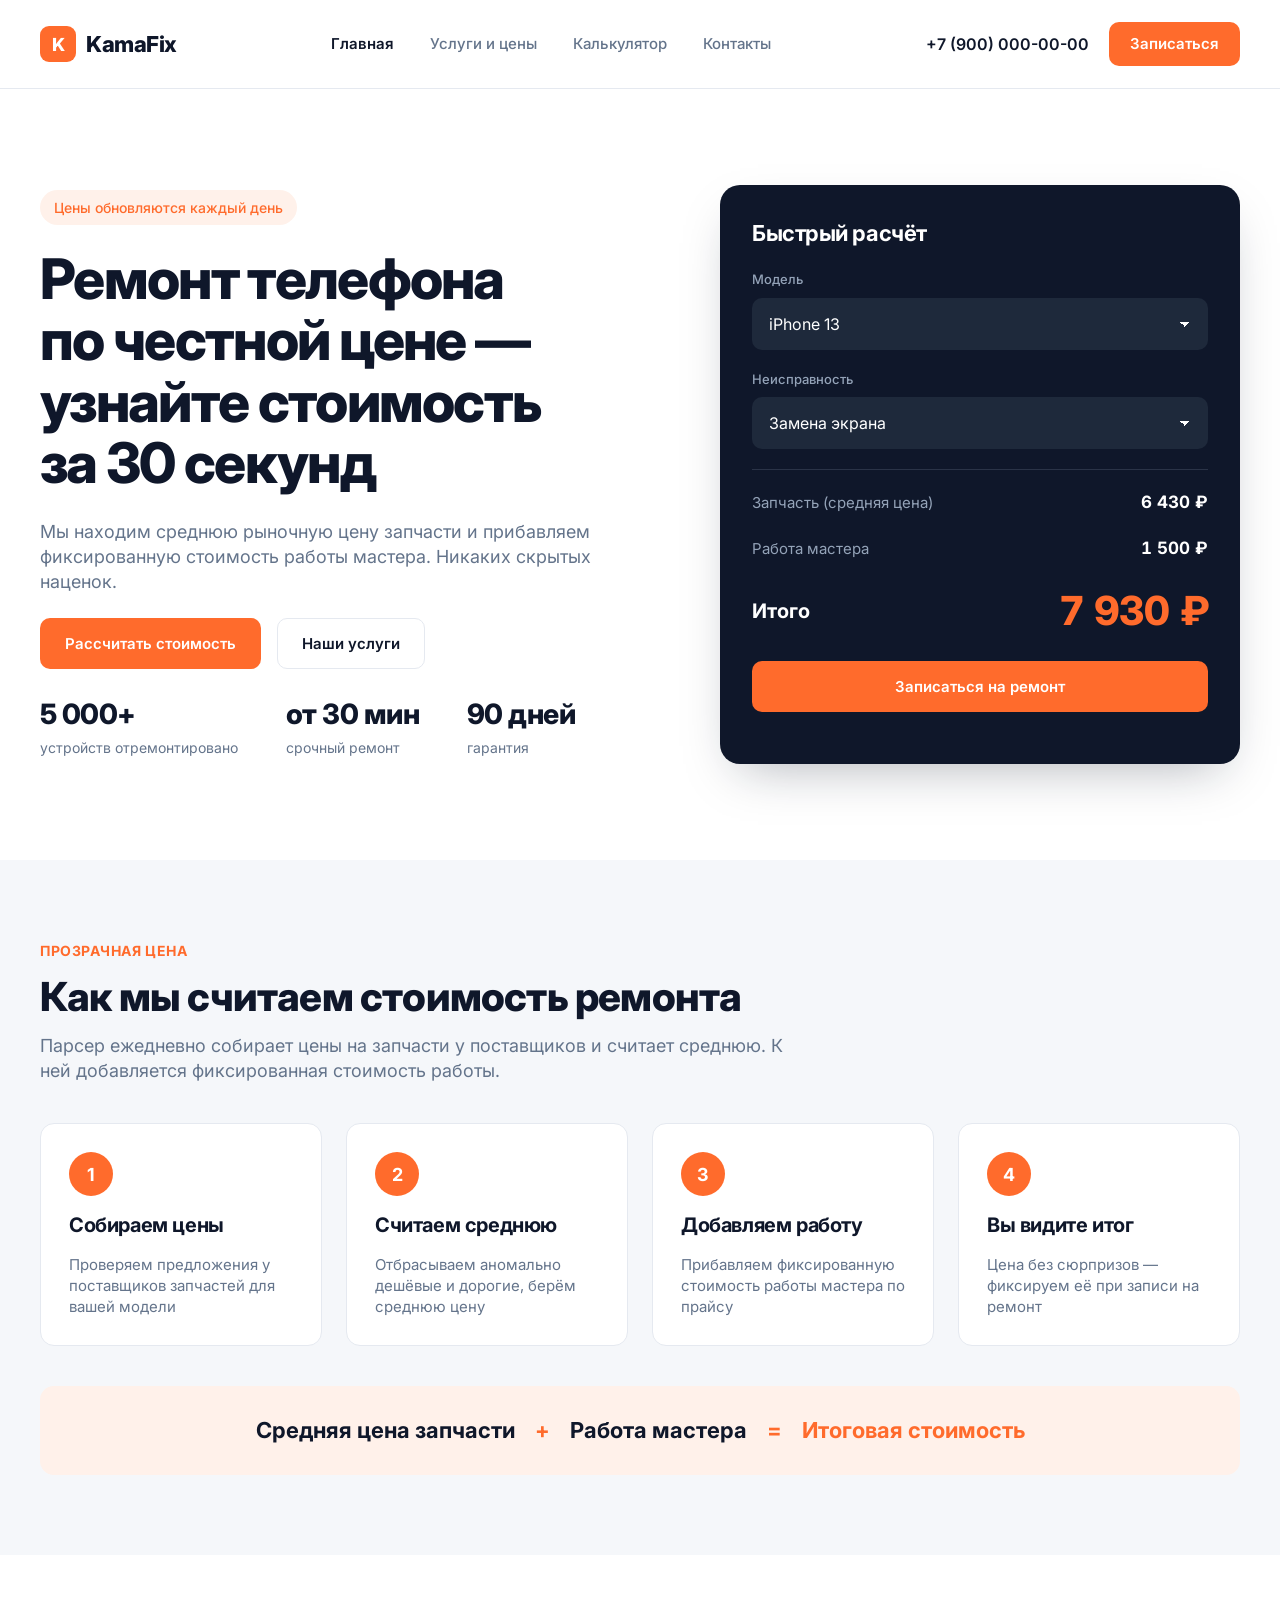
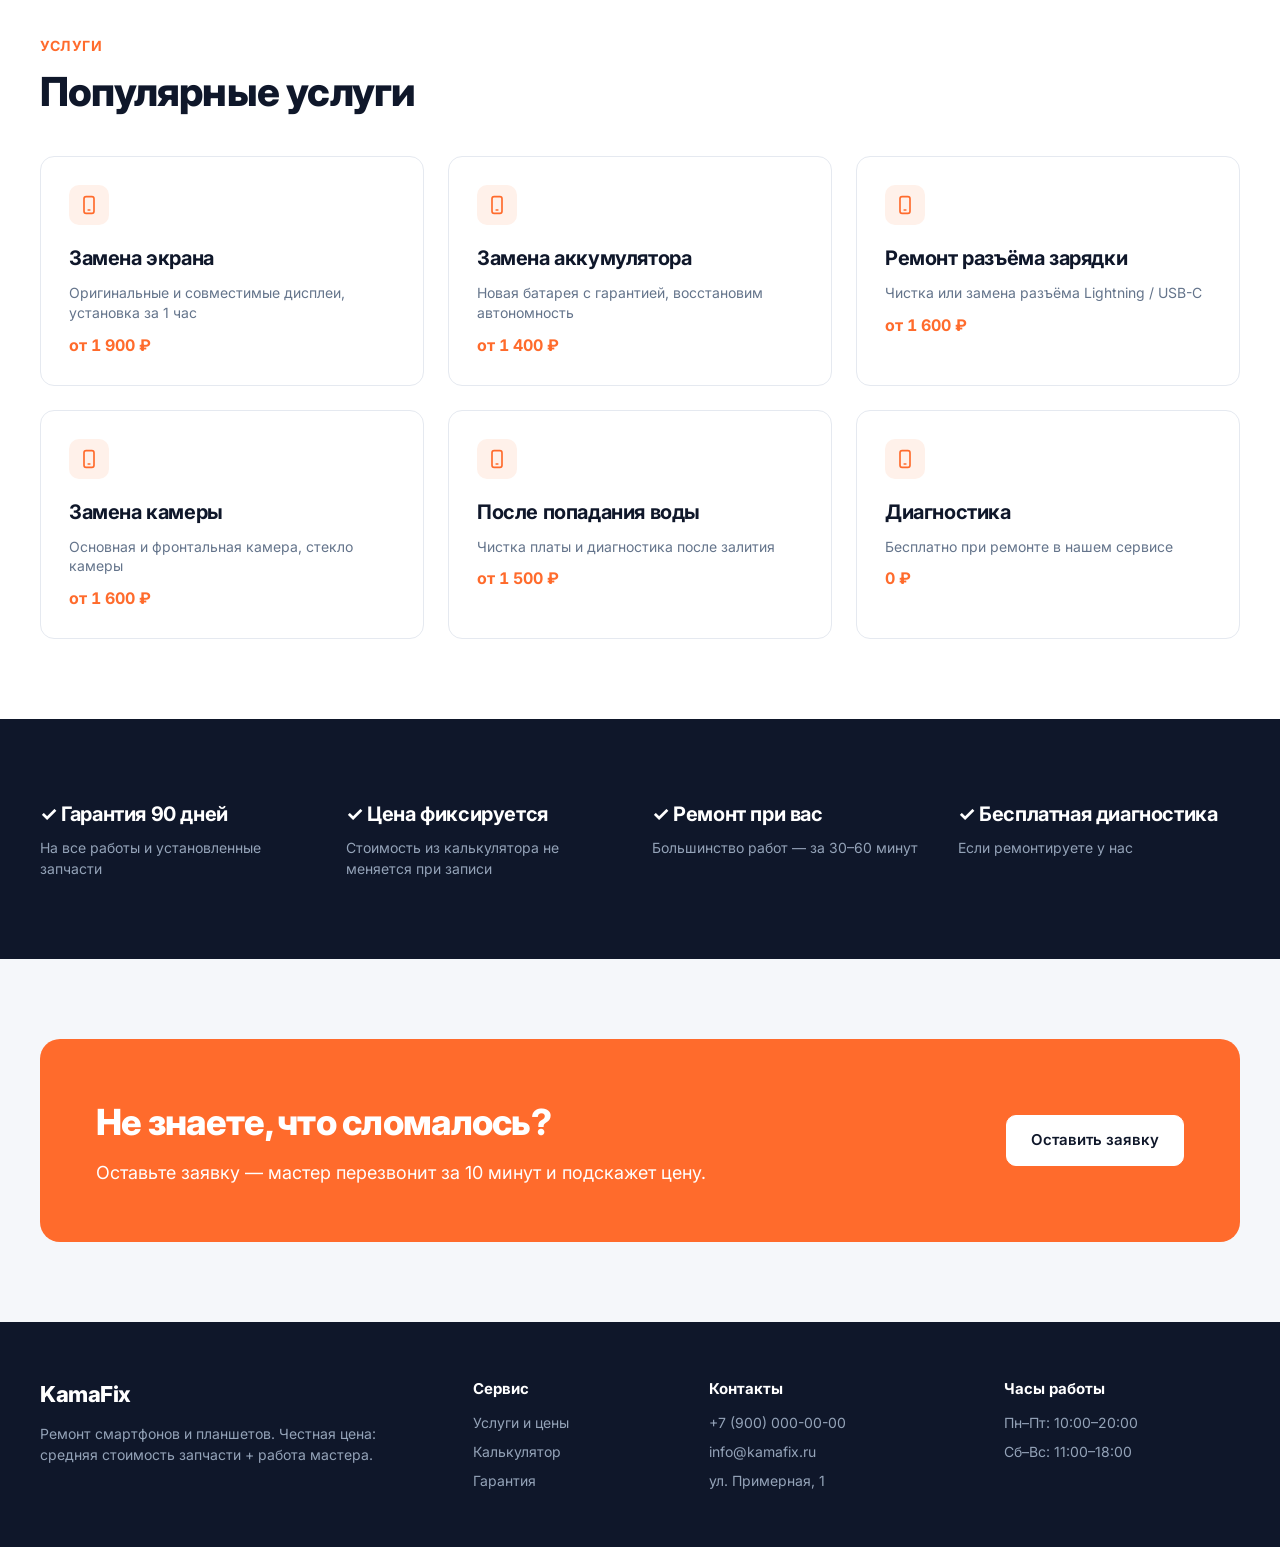
<file: index.html>
<!doctype html>
<html lang="ru">
<head>
<meta charset="utf-8">
<meta name="viewport" content="width=device-width, initial-scale=1, viewport-fit=cover">
<title>KamaFix — ремонт телефонов</title>
<meta name="claude:viewport-fit-sides" content="cover">
<meta name="description" content="Ремонт телефонов по честной цене: средняя рыночная цена запчасти плюс фиксированная работа мастера.">
<link rel="preconnect" href="https://fonts.googleapis.com">
<link rel="preconnect" href="https://fonts.gstatic.com" crossorigin>
<link rel="stylesheet" href="https://fonts.googleapis.com/css2?family=Inter:wght@400;500;600;700;800&display=swap">
<link rel="stylesheet" href="assets/css/style.css">
</head>
<body>
<header class="site-header">
  <div class="container site-header__row">
    <a class="logo" href="index.html" aria-label="KamaFix, на главную"><span class="logo__mark">K</span>KamaFix</a>
    <nav class="nav" aria-label="Основное меню">
      <a href="index.html" aria-current="page">Главная</a>
      <a href="services.html">Услуги и цены</a>
      <a href="calculator.html">Калькулятор</a>
      <a href="contacts.html">Контакты</a>
    </nav>
    <div class="header-actions">
      <a class="header-phone" href="tel:+79000000000">+7 (900) 000-00-00</a>
      <a class="btn btn--primary btn--sm" href="contacts.html#order">Записаться</a>
    </div>
    <button class="burger" type="button" aria-label="Меню" aria-expanded="false"><span></span></button>
  </div>
</header>
<main data-page="home">
  <section class="hero">
    <div class="container hero__grid">
      <div class="hero__text">
        <span class="badge">Цены обновляются каждый день</span>
        <h1>Ремонт телефона по честной цене — узнайте стоимость за 30 секунд</h1>
        <p class="lead">Мы находим среднюю рыночную цену запчасти и прибавляем фиксированную стоимость работы мастера. Никаких скрытых наценок.</p>
        <div class="hero__buttons">
          <a class="btn btn--primary" href="calculator.html">Рассчитать стоимость</a>
          <a class="btn btn--secondary" href="services.html">Наши услуги</a>
        </div>
        <div class="stats">
          <div><strong>5 000+</strong><span>устройств отремонтировано</span></div>
          <div><strong>от 30 мин</strong><span>срочный ремонт</span></div>
          <div><strong>90 дней</strong><span>гарантия</span></div>
        </div>
      </div>
      <form class="calc-card" aria-labelledby="quick-title" onsubmit="return false">
        <h2 id="quick-title">Быстрый расчёт</h2>
        <div class="field"><label for="quick-model">Модель</label><select class="select" id="quick-model"><option>iPhone 13</option></select></div>
        <div class="field"><label for="quick-repair">Неисправность</label><select class="select" id="quick-repair"><option>Замена экрана</option></select></div>
        <hr>
        <div class="line"><span>Запчасть (средняя цена)</span><strong class="num" id="quick-part">—</strong></div>
        <div class="line"><span>Работа мастера</span><strong class="num" id="quick-labor">—</strong></div>
        <div class="total"><span>Итого</span><strong class="num" id="quick-total">—</strong></div>
        <a class="btn btn--primary btn--block" href="contacts.html#order">Записаться на ремонт</a>
        <div data-load-error></div>
      </form>
    </div>
  </section>

  <section class="section">
    <div class="container">
      <div class="heading">
        <span class="eyebrow">Прозрачная цена</span>
        <h2>Как мы считаем стоимость ремонта</h2>
        <p class="lead">Парсер ежедневно собирает цены на запчасти у поставщиков и считает среднюю. К ней добавляется фиксированная стоимость работы.</p>
      </div>
      <ol class="steps" style="list-style:none;margin:0;padding:0">
        <li class="step"><span class="step__n">1</span><h3>Собираем цены</h3><p>Проверяем предложения у поставщиков запчастей для вашей модели</p></li>
        <li class="step"><span class="step__n">2</span><h3>Считаем среднюю</h3><p>Отбрасываем аномально дешёвые и дорогие, берём среднюю цену</p></li>
        <li class="step"><span class="step__n">3</span><h3>Добавляем работу</h3><p>Прибавляем фиксированную стоимость работы мастера по прайсу</p></li>
        <li class="step"><span class="step__n">4</span><h3>Вы видите итог</h3><p>Цена без сюрпризов — фиксируем её при записи на ремонт</p></li>
      </ol>
      <div class="formula" aria-label="Средняя цена запчасти плюс работа мастера равно итоговая стоимость">
        <span>Средняя цена запчасти</span><span class="op">+</span><span>Работа мастера</span><span class="op">=</span><span class="res">Итоговая стоимость</span>
      </div>
    </div>
  </section>

  <section class="section section--white">
    <div class="container">
      <div class="heading"><span class="eyebrow">Услуги</span><h2>Популярные услуги</h2></div>
      <div class="services-grid">
      <a class="service-card" href="calculator.html#screen">
        <span class="service-card__icon"><svg width="20" height="20" viewBox="0 0 24 24" fill="none" stroke="currentColor" stroke-width="2" stroke-linecap="round" stroke-linejoin="round" aria-hidden="true"><rect x="6" y="2" width="12" height="20" rx="2.5"/><path d="M11 18h2"/></svg></span>
        <h3>Замена экрана</h3>
        <p>Оригинальные и совместимые дисплеи, установка за 1 час</p>
        <span class="price num" data-from="screen">&nbsp;</span>
      </a>
      <a class="service-card" href="calculator.html#battery">
        <span class="service-card__icon"><svg width="20" height="20" viewBox="0 0 24 24" fill="none" stroke="currentColor" stroke-width="2" stroke-linecap="round" stroke-linejoin="round" aria-hidden="true"><rect x="6" y="2" width="12" height="20" rx="2.5"/><path d="M11 18h2"/></svg></span>
        <h3>Замена аккумулятора</h3>
        <p>Новая батарея с гарантией, восстановим автономность</p>
        <span class="price num" data-from="battery">&nbsp;</span>
      </a>
      <a class="service-card" href="calculator.html#charging">
        <span class="service-card__icon"><svg width="20" height="20" viewBox="0 0 24 24" fill="none" stroke="currentColor" stroke-width="2" stroke-linecap="round" stroke-linejoin="round" aria-hidden="true"><rect x="6" y="2" width="12" height="20" rx="2.5"/><path d="M11 18h2"/></svg></span>
        <h3>Ремонт разъёма зарядки</h3>
        <p>Чистка или замена разъёма Lightning / USB-C</p>
        <span class="price num" data-from="charging">&nbsp;</span>
      </a>
      <a class="service-card" href="calculator.html#camera">
        <span class="service-card__icon"><svg width="20" height="20" viewBox="0 0 24 24" fill="none" stroke="currentColor" stroke-width="2" stroke-linecap="round" stroke-linejoin="round" aria-hidden="true"><rect x="6" y="2" width="12" height="20" rx="2.5"/><path d="M11 18h2"/></svg></span>
        <h3>Замена камеры</h3>
        <p>Основная и фронтальная камера, стекло камеры</p>
        <span class="price num" data-from="camera">&nbsp;</span>
      </a>
      <a class="service-card" href="calculator.html#water">
        <span class="service-card__icon"><svg width="20" height="20" viewBox="0 0 24 24" fill="none" stroke="currentColor" stroke-width="2" stroke-linecap="round" stroke-linejoin="round" aria-hidden="true"><rect x="6" y="2" width="12" height="20" rx="2.5"/><path d="M11 18h2"/></svg></span>
        <h3>После попадания воды</h3>
        <p>Чистка платы и диагностика после залития</p>
        <span class="price num" data-from="water">&nbsp;</span>
      </a>
      <a class="service-card" href="calculator.html#diagnostics">
        <span class="service-card__icon"><svg width="20" height="20" viewBox="0 0 24 24" fill="none" stroke="currentColor" stroke-width="2" stroke-linecap="round" stroke-linejoin="round" aria-hidden="true"><rect x="6" y="2" width="12" height="20" rx="2.5"/><path d="M11 18h2"/></svg></span>
        <h3>Диагностика</h3>
        <p>Бесплатно при ремонте в нашем сервисе</p>
        <span class="price num" data-from="diagnostics">&nbsp;</span>
      </a>
      </div>
    </div>
  </section>

  <section class="perks" id="perks">
    <div class="container perks__grid">
      <div><h3>✓ Гарантия 90 дней</h3><p>На все работы и установленные запчасти</p></div>
      <div><h3>✓ Цена фиксируется</h3><p>Стоимость из калькулятора не меняется при записи</p></div>
      <div><h3>✓ Ремонт при вас</h3><p>Большинство работ — за 30–60 минут</p></div>
      <div><h3>✓ Бесплатная диагностика</h3><p>Если ремонтируете у нас</p></div>
    </div>
  </section>

  <section class="section">
    <div class="container">
      <div class="cta">
        <div><h2>Не знаете, что сломалось?</h2><p>Оставьте заявку — мастер перезвонит за 10 минут и подскажет цену.</p></div>
        <a class="btn btn--secondary" href="contacts.html#order">Оставить заявку</a>
      </div>
    </div>
  </section>
</main>
<footer class="site-footer">
  <div class="container site-footer__grid">
    <div class="site-footer__about">
      <a class="logo" href="index.html">KamaFix</a>
      <p>Ремонт смартфонов и планшетов. Честная цена: средняя стоимость запчасти + работа мастера.</p>
    </div>
    <div>
      <h4>Сервис</h4>
      <ul><li><a href="services.html">Услуги и цены</a></li><li><a href="calculator.html">Калькулятор</a></li><li><a href="index.html#perks">Гарантия</a></li></ul>
    </div>
    <div>
      <h4>Контакты</h4>
      <ul><li><a href="tel:+79000000000">+7 (900) 000-00-00</a></li><li><a href="mailto:info@kamafix.ru">info@kamafix.ru</a></li><li>ул. Примерная, 1</li></ul>
    </div>
    <div>
      <h4>Часы работы</h4>
      <ul><li>Пн–Пт: 10:00–20:00</li><li>Сб–Вс: 11:00–18:00</li></ul>
    </div>
  </div>
</footer>
<script src="assets/js/pricing.js"></script>
<script src="assets/js/app.js"></script>
</body>
</html>
</file>
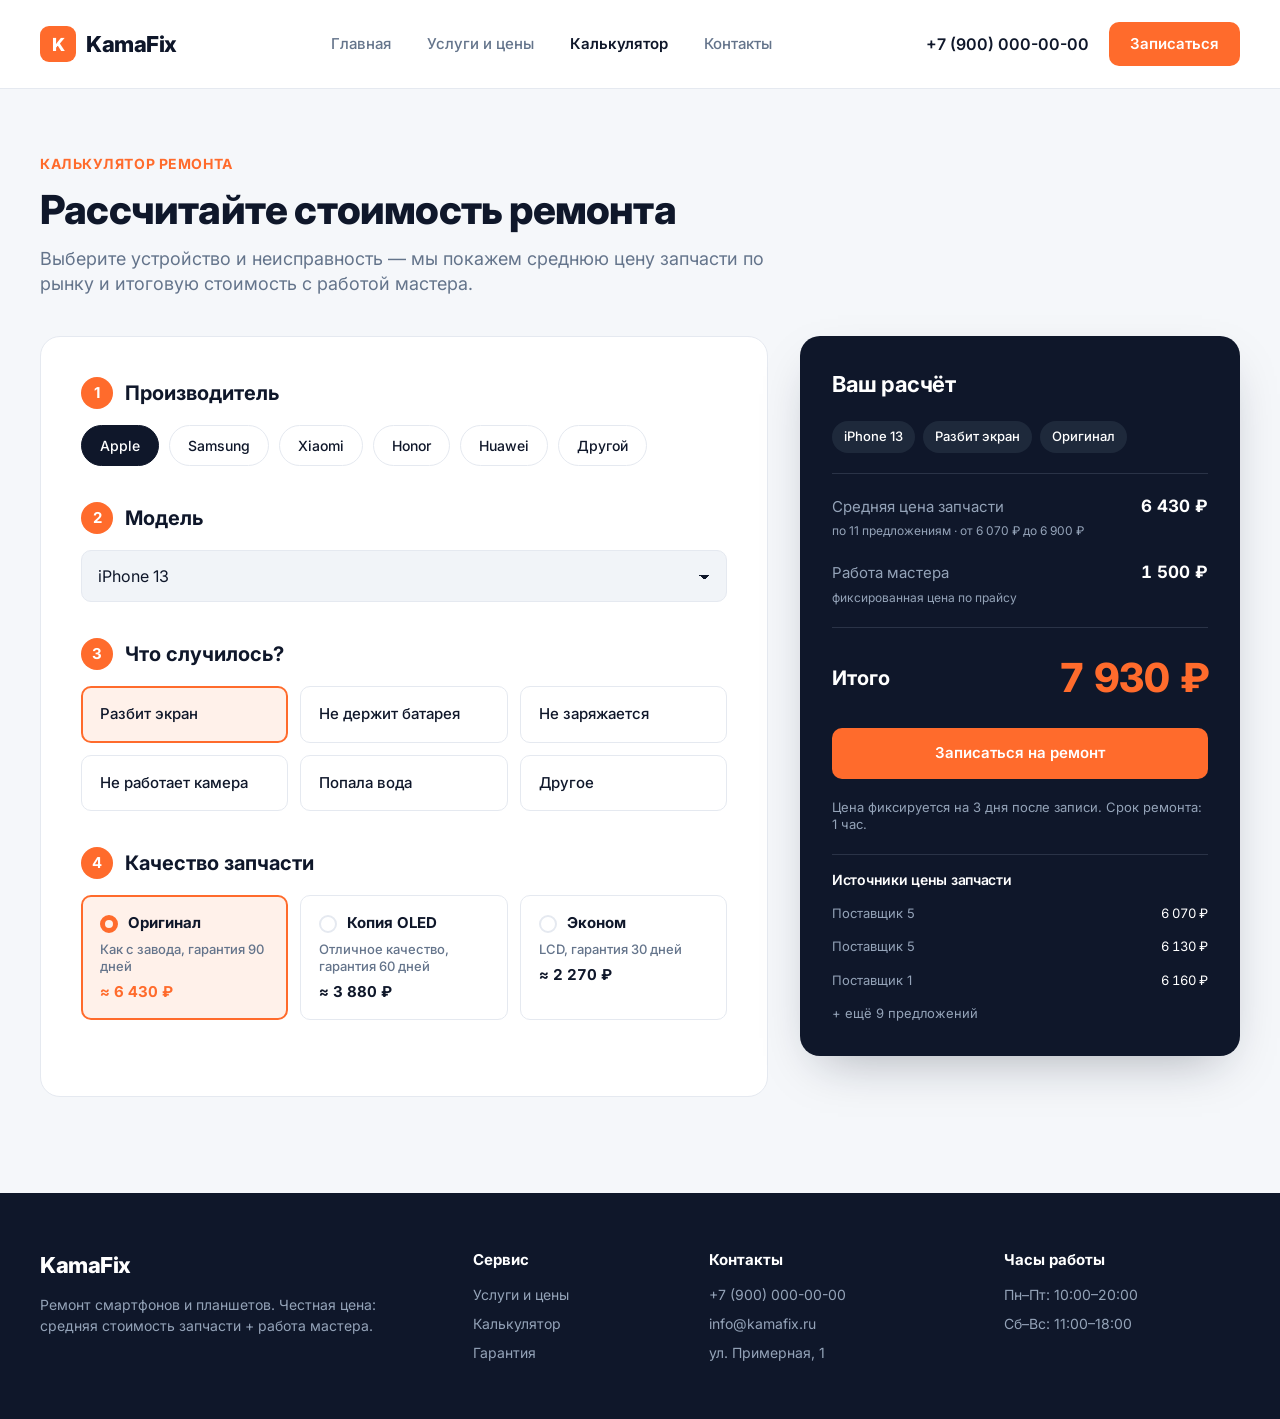
<file: calculator.html>
<!doctype html>
<html lang="ru">
<head>
<meta charset="utf-8">
<meta name="viewport" content="width=device-width, initial-scale=1, viewport-fit=cover">
<title>Калькулятор ремонта — KamaFix</title>
<meta name="claude:viewport-fit-sides" content="cover">
<meta name="description" content="Рассчитайте стоимость ремонта телефона за 30 секунд.">
<link rel="preconnect" href="https://fonts.googleapis.com">
<link rel="preconnect" href="https://fonts.gstatic.com" crossorigin>
<link rel="stylesheet" href="https://fonts.googleapis.com/css2?family=Inter:wght@400;500;600;700;800&display=swap">
<link rel="stylesheet" href="assets/css/style.css">
</head>
<body>
<header class="site-header">
  <div class="container site-header__row">
    <a class="logo" href="index.html" aria-label="KamaFix, на главную"><span class="logo__mark">K</span>KamaFix</a>
    <nav class="nav" aria-label="Основное меню">
      <a href="index.html">Главная</a>
      <a href="services.html">Услуги и цены</a>
      <a href="calculator.html" aria-current="page">Калькулятор</a>
      <a href="contacts.html">Контакты</a>
    </nav>
    <div class="header-actions">
      <a class="header-phone" href="tel:+79000000000">+7 (900) 000-00-00</a>
      <a class="btn btn--primary btn--sm" href="contacts.html#order">Записаться</a>
    </div>
    <button class="burger" type="button" aria-label="Меню" aria-expanded="false"><span></span></button>
  </div>
</header>
<main data-page="calculator">
  <section class="section" style="padding-block:64px 96px">
    <div class="container">
      <div class="heading">
        <span class="eyebrow">Калькулятор ремонта</span>
        <h1>Рассчитайте стоимость ремонта</h1>
        <p class="lead">Выберите устройство и неисправность — мы покажем среднюю цену запчасти по рынку и итоговую стоимость с работой мастера.</p>
      </div>
      <div class="calc-grid">
        <form class="calc-form" onsubmit="return false">
        <fieldset class="calc-step">
          <legend><span class="calc-step__n">1</span>Производитель</legend>
          <div class="chips" id="calc-brands">
            <button class="chip" type="button" data-brand="Apple" aria-pressed="true">Apple</button>
            <button class="chip" type="button" data-brand="Samsung" aria-pressed="false">Samsung</button>
            <button class="chip" type="button" data-brand="Xiaomi" aria-pressed="false">Xiaomi</button>
            <button class="chip" type="button" data-brand="Honor" aria-pressed="false">Honor</button>
            <button class="chip" type="button" data-brand="Huawei" aria-pressed="false">Huawei</button>
            <button class="chip" type="button" data-brand="Другой" aria-pressed="false">Другой</button>
          </div>
        </fieldset>
        <fieldset class="calc-step">
          <legend><span class="calc-step__n">2</span>Модель</legend>
          <select class="select" id="calc-model" aria-label="Модель"><option>iPhone 13</option></select>
        </fieldset>
        <fieldset class="calc-step">
          <legend><span class="calc-step__n">3</span>Что случилось?</legend>
          <div class="options" id="calc-problems" role="radiogroup" aria-label="Неисправность"></div>
        </fieldset>
        <fieldset class="calc-step" id="step-quality">
          <legend><span class="calc-step__n">4</span>Качество запчасти</legend>
          <div class="options" id="calc-qualities" role="radiogroup" aria-label="Качество запчасти"></div>
        </fieldset>
          <div data-load-error></div>
        </form>

        <aside class="calc-card calc-summary" aria-live="polite">
          <h2>Ваш расчёт</h2>
          <div class="tags" id="sum-tags"></div>
          <hr>
          <div class="line"><span>Средняя цена запчасти<small id="sum-part-note">&nbsp;</small></span><strong class="num" id="sum-part">—</strong></div>
          <div class="line"><span>Работа мастера<small>фиксированная цена по прайсу</small></span><strong class="num" id="sum-labor">—</strong></div>
          <hr>
          <div class="total"><span>Итого</span><strong class="num" id="sum-total">—</strong></div>
          <a class="btn btn--primary btn--block" href="contacts.html#order">Записаться на ремонт</a>
          <p class="hint" id="sum-hint">Цена фиксируется на 3 дня после записи.</p>
          <div class="sources" id="sources">
            <hr>
            <h3>Источники цены запчасти</h3>
            <div class="sources" id="sources-list"></div>
            <button class="link-btn" type="button" id="sources-toggle" hidden></button>
          </div>
        </aside>
      </div>
    </div>
  </section>
</main>
<footer class="site-footer">
  <div class="container site-footer__grid">
    <div class="site-footer__about">
      <a class="logo" href="index.html">KamaFix</a>
      <p>Ремонт смартфонов и планшетов. Честная цена: средняя стоимость запчасти + работа мастера.</p>
    </div>
    <div>
      <h4>Сервис</h4>
      <ul><li><a href="services.html">Услуги и цены</a></li><li><a href="calculator.html">Калькулятор</a></li><li><a href="index.html#perks">Гарантия</a></li></ul>
    </div>
    <div>
      <h4>Контакты</h4>
      <ul><li><a href="tel:+79000000000">+7 (900) 000-00-00</a></li><li><a href="mailto:info@kamafix.ru">info@kamafix.ru</a></li><li>ул. Примерная, 1</li></ul>
    </div>
    <div>
      <h4>Часы работы</h4>
      <ul><li>Пн–Пт: 10:00–20:00</li><li>Сб–Вс: 11:00–18:00</li></ul>
    </div>
  </div>
</footer>
<script src="assets/js/pricing.js"></script>
<script src="assets/js/app.js"></script>
</body>
</html>
</file>
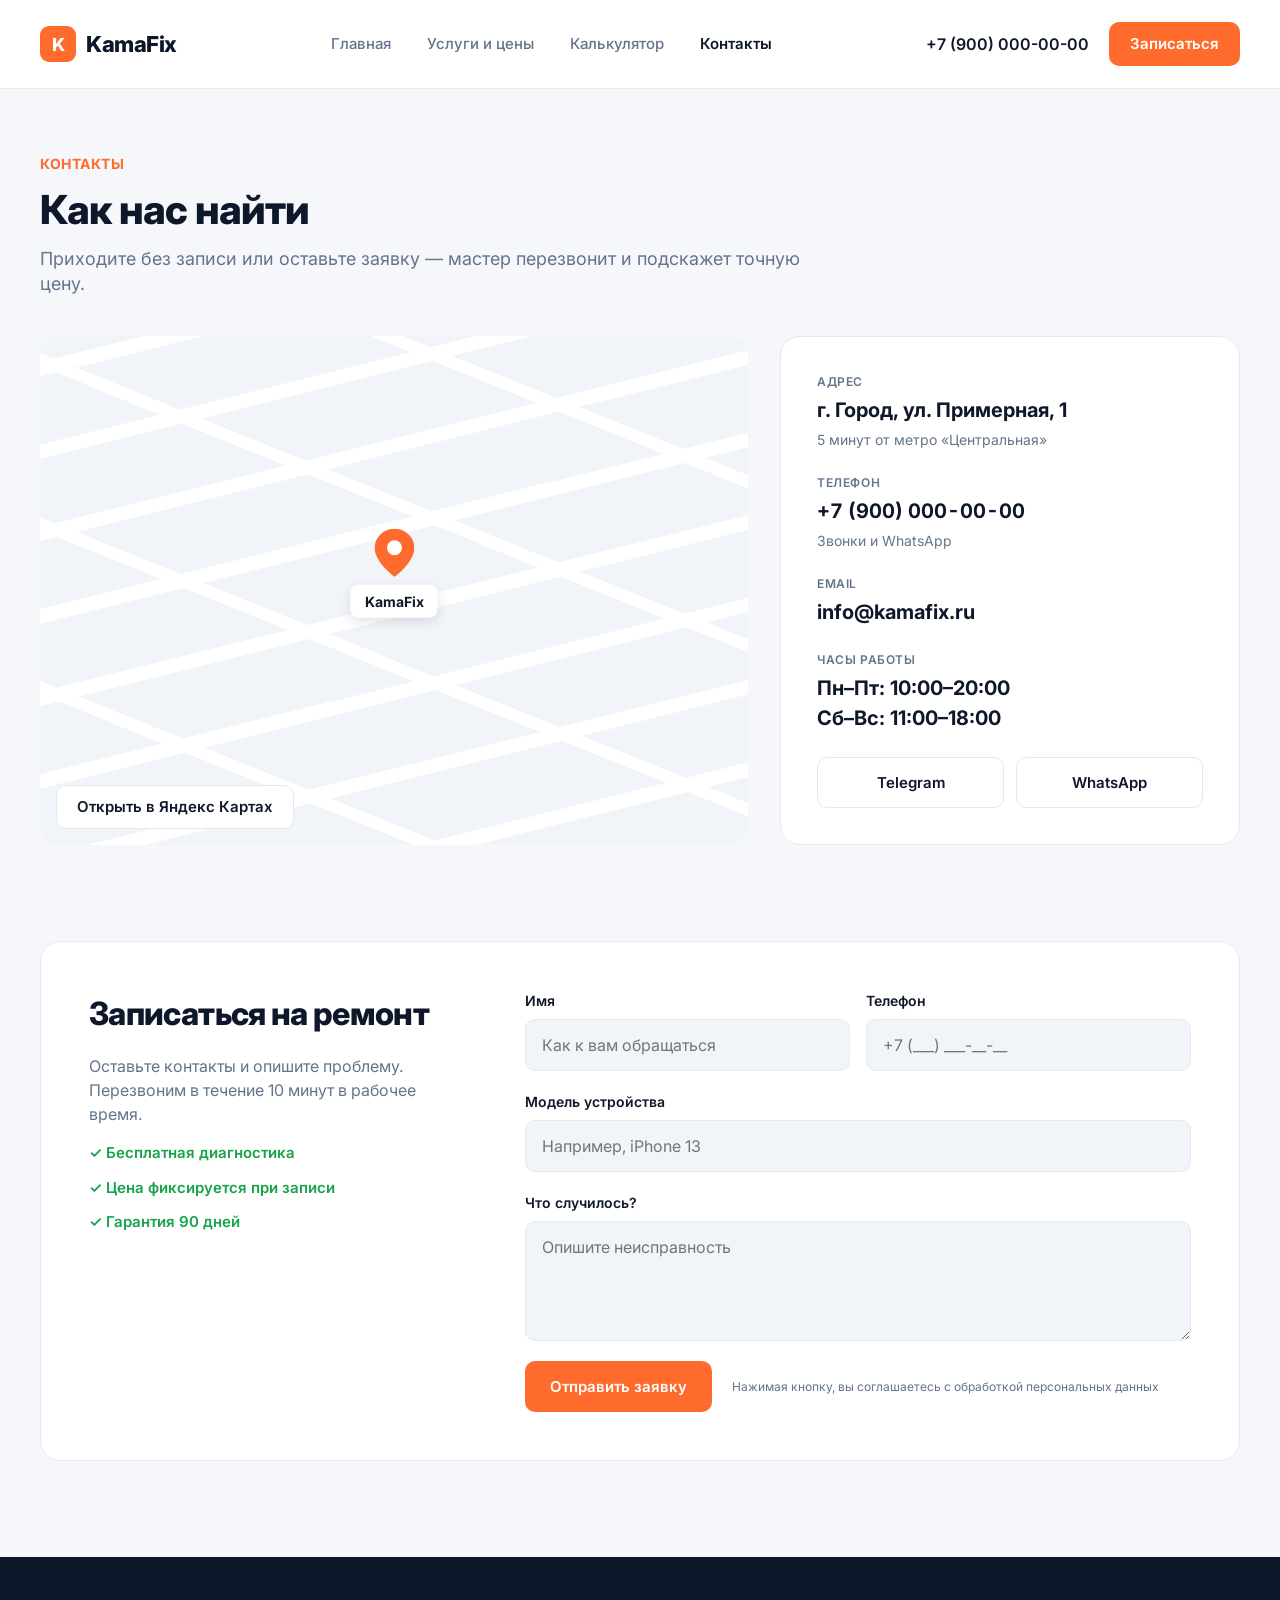
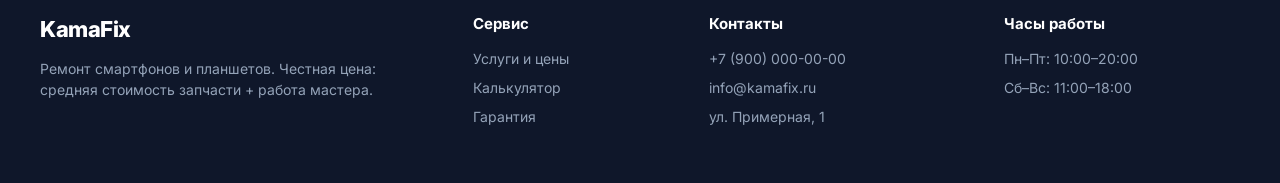
<file: contacts.html>
<!doctype html>
<html lang="ru">
<head>
<meta charset="utf-8">
<meta name="viewport" content="width=device-width, initial-scale=1, viewport-fit=cover">
<title>Контакты — KamaFix</title>
<meta name="claude:viewport-fit-sides" content="cover">
<meta name="description" content="Адрес, телефон и запись на ремонт в KamaFix.">
<link rel="preconnect" href="https://fonts.googleapis.com">
<link rel="preconnect" href="https://fonts.gstatic.com" crossorigin>
<link rel="stylesheet" href="https://fonts.googleapis.com/css2?family=Inter:wght@400;500;600;700;800&display=swap">
<link rel="stylesheet" href="assets/css/style.css">
</head>
<body>
<header class="site-header">
  <div class="container site-header__row">
    <a class="logo" href="index.html" aria-label="KamaFix, на главную"><span class="logo__mark">K</span>KamaFix</a>
    <nav class="nav" aria-label="Основное меню">
      <a href="index.html">Главная</a>
      <a href="services.html">Услуги и цены</a>
      <a href="calculator.html">Калькулятор</a>
      <a href="contacts.html" aria-current="page">Контакты</a>
    </nav>
    <div class="header-actions">
      <a class="header-phone" href="tel:+79000000000">+7 (900) 000-00-00</a>
      <a class="btn btn--primary btn--sm" href="contacts.html#order">Записаться</a>
    </div>
    <button class="burger" type="button" aria-label="Меню" aria-expanded="false"><span></span></button>
  </div>
</header>
<main data-page="contacts">
  <section class="section" style="padding-block:64px 48px">
    <div class="container">
      <div class="heading">
        <span class="eyebrow">Контакты</span>
        <h1>Как нас найти</h1>
        <p class="lead">Приходите без записи или оставьте заявку — мастер перезвонит и подскажет точную цену.</p>
      </div>
      <div class="contacts-grid">
        <div class="map" role="img" aria-label="Схема проезда: KamaFix, ул. Примерная, 1">
          <div class="map__pin"><svg width="40" height="48" viewBox="0 0 24 29" aria-hidden="true"><path d="M12 0C5.4 0 0 5.2 0 11.6 0 20.3 12 29 12 29s12-8.7 12-17.4C24 5.2 18.6 0 12 0z" fill="#FF6B2C"/><circle cx="12" cy="11.5" r="4.5" fill="#fff"/></svg><span>KamaFix</span></div>
          <a class="btn btn--secondary btn--sm map__link" href="https://yandex.ru/maps/?text=%D1%83%D0%BB.%20%D0%9F%D1%80%D0%B8%D0%BC%D0%B5%D1%80%D0%BD%D0%B0%D1%8F%2C%201" target="_blank" rel="noopener">Открыть в Яндекс Картах</a>
        </div>
        <div class="info">
          <dl>
            <div><dt>Адрес</dt><dd>г. Город, ул. Примерная, 1<small>5 минут от метро «Центральная»</small></dd></div>
            <div><dt>Телефон</dt><dd><span class="num">+7 (900) 000-00-00</span><small>Звонки и WhatsApp</small></dd></div>
            <div><dt>Email</dt><dd>info@kamafix.ru</dd></div>
            <div><dt>Часы работы</dt><dd>Пн–Пт: 10:00–20:00<br>Сб–Вс: 11:00–18:00</dd></div>
          </dl>
          <div class="info__buttons">
            <a class="btn btn--secondary" href="https://t.me/kamafix" target="_blank" rel="noopener">Telegram</a>
            <a class="btn btn--secondary" href="https://wa.me/79000000000" target="_blank" rel="noopener">WhatsApp</a>
          </div>
        </div>
      </div>
    </div>
  </section>

  <section class="section" id="order" style="padding-block:48px 96px">
    <div class="container">
      <div class="form-card">
        <div class="form-card__intro">
          <h2>Записаться на ремонт</h2>
          <p>Оставьте контакты и опишите проблему. Перезвоним в течение 10 минут в рабочее время.</p>
          <ul class="checks"><li>✓ Бесплатная диагностика</li><li>✓ Цена фиксируется при записи</li><li>✓ Гарантия 90 дней</li></ul>
        </div>
        <div>
          <form class="form" id="order-form" novalidate>
            <div class="form__row">
              <div class="field"><label for="f-name">Имя</label><input class="input" id="f-name" name="name" autocomplete="name" placeholder="Как к вам обращаться" required></div>
              <div class="field"><label for="f-phone">Телефон</label><input class="input" id="f-phone" name="phone" type="tel" autocomplete="tel" inputmode="tel" placeholder="+7 (___) ___-__-__" required></div>
            </div>
            <div class="field"><label for="f-model">Модель устройства</label><input class="input" id="f-model" name="model" placeholder="Например, iPhone 13"></div>
            <div class="field"><label for="f-problem">Что случилось?</label><textarea class="input" id="f-problem" name="problem" placeholder="Опишите неисправность"></textarea></div>
            <p class="error" id="form-error" role="alert" hidden></p>
            <div class="form__submit">
              <button class="btn btn--primary" type="submit">Отправить заявку</button>
              <small>Нажимая кнопку, вы соглашаетесь с обработкой персональных данных</small>
            </div>
          </form>
          <div class="success" id="form-success" role="status" hidden>
            <h3>Заявка принята</h3>
            <p>Мастер перезвонит в течение 10 минут в рабочее время.</p>
            <p class="update-note" style="margin:0">Демо-версия: отправка заявок подключится вместе с сервером.</p>
          </div>
        </div>
      </div>
    </div>
  </section>
</main>
<footer class="site-footer">
  <div class="container site-footer__grid">
    <div class="site-footer__about">
      <a class="logo" href="index.html">KamaFix</a>
      <p>Ремонт смартфонов и планшетов. Честная цена: средняя стоимость запчасти + работа мастера.</p>
    </div>
    <div>
      <h4>Сервис</h4>
      <ul><li><a href="services.html">Услуги и цены</a></li><li><a href="calculator.html">Калькулятор</a></li><li><a href="index.html#perks">Гарантия</a></li></ul>
    </div>
    <div>
      <h4>Контакты</h4>
      <ul><li><a href="tel:+79000000000">+7 (900) 000-00-00</a></li><li><a href="mailto:info@kamafix.ru">info@kamafix.ru</a></li><li>ул. Примерная, 1</li></ul>
    </div>
    <div>
      <h4>Часы работы</h4>
      <ul><li>Пн–Пт: 10:00–20:00</li><li>Сб–Вс: 11:00–18:00</li></ul>
    </div>
  </div>
</footer>
<script src="assets/js/pricing.js"></script>
<script src="assets/js/app.js"></script>
</body>
</html>
</file>
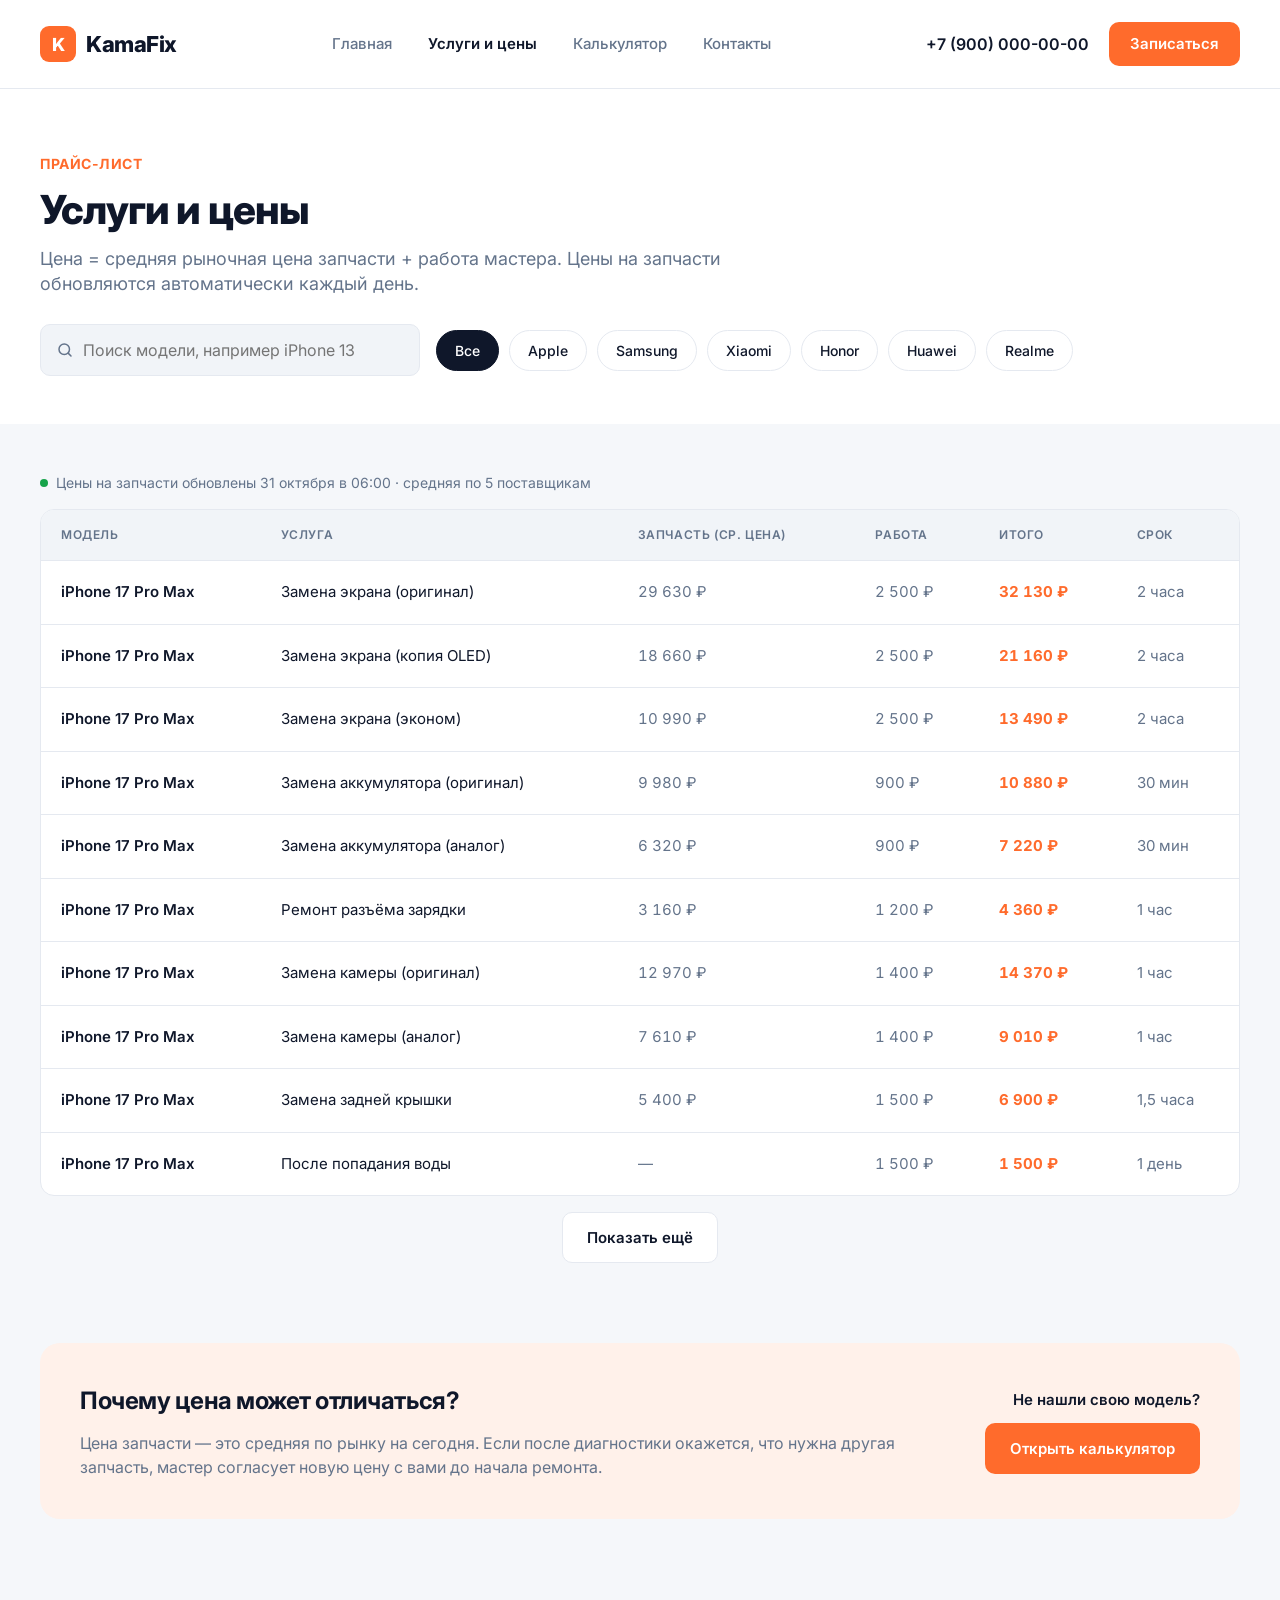
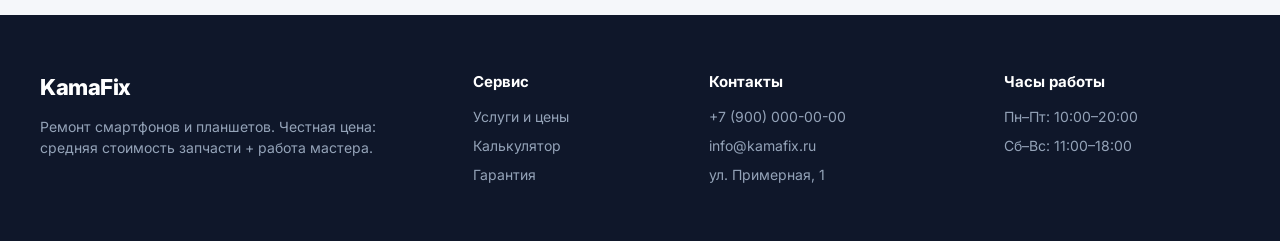
<file: services.html>
<!doctype html>
<html lang="ru">
<head>
<meta charset="utf-8">
<meta name="viewport" content="width=device-width, initial-scale=1, viewport-fit=cover">
<title>Услуги и цены — KamaFix</title>
<meta name="claude:viewport-fit-sides" content="cover">
<meta name="description" content="Прайс на ремонт телефонов: средняя цена запчасти по рынку и стоимость работы.">
<link rel="preconnect" href="https://fonts.googleapis.com">
<link rel="preconnect" href="https://fonts.gstatic.com" crossorigin>
<link rel="stylesheet" href="https://fonts.googleapis.com/css2?family=Inter:wght@400;500;600;700;800&display=swap">
<link rel="stylesheet" href="assets/css/style.css">
</head>
<body>
<header class="site-header">
  <div class="container site-header__row">
    <a class="logo" href="index.html" aria-label="KamaFix, на главную"><span class="logo__mark">K</span>KamaFix</a>
    <nav class="nav" aria-label="Основное меню">
      <a href="index.html">Главная</a>
      <a href="services.html" aria-current="page">Услуги и цены</a>
      <a href="calculator.html">Калькулятор</a>
      <a href="contacts.html">Контакты</a>
    </nav>
    <div class="header-actions">
      <a class="header-phone" href="tel:+79000000000">+7 (900) 000-00-00</a>
      <a class="btn btn--primary btn--sm" href="contacts.html#order">Записаться</a>
    </div>
    <button class="burger" type="button" aria-label="Меню" aria-expanded="false"><span></span></button>
  </div>
</header>
<main data-page="services">
  <section class="section section--white" style="padding-block:64px 48px">
    <div class="container">
      <div class="heading" style="margin-bottom:28px">
        <span class="eyebrow">Прайс-лист</span>
        <h1>Услуги и цены</h1>
        <p class="lead">Цена = средняя рыночная цена запчасти + работа мастера. Цены на запчасти обновляются автоматически каждый день.</p>
      </div>
      <div class="controls">
        <div class="search"><svg width="18" height="18" viewBox="0 0 24 24" fill="none" stroke="currentColor" stroke-width="2" stroke-linecap="round" aria-hidden="true"><circle cx="11" cy="11" r="7"/><path d="m20 20-3.5-3.5"/></svg><input class="input" id="price-search" type="search" placeholder="Поиск модели, например iPhone 13" aria-label="Поиск модели"></div>
        <div class="chips" id="brand-chips" role="group" aria-label="Производитель">
          <button class="chip" type="button" aria-pressed="true">Все</button>
          <button class="chip" type="button" aria-pressed="false">Apple</button>
          <button class="chip" type="button" aria-pressed="false">Samsung</button>
          <button class="chip" type="button" aria-pressed="false">Xiaomi</button>
          <button class="chip" type="button" aria-pressed="false">Honor</button>
          <button class="chip" type="button" aria-pressed="false">Huawei</button>
          <button class="chip" type="button" aria-pressed="false">Realme</button>
        </div>
      </div>
    </div>
  </section>

  <section class="section section--tight">
    <div class="container">
      <p class="update-note"><span class="dot"></span><span id="updated">Загружаем цены…</span></p>
      <div class="table-wrap">
        <table class="price-table">
          <thead><tr><th>Модель</th><th>Услуга</th><th>Запчасть (ср. цена)</th><th>Работа</th><th>Итого</th><th>Срок</th></tr></thead>
          <tbody id="price-rows"><tr><td colspan="6" class="empty" data-load-error>Загружаем цены…</td></tr></tbody>
        </table>
      </div>
      <div class="table-more"><button class="btn btn--secondary" id="show-more" type="button" hidden>Показать ещё</button></div>
    </div>
  </section>

  <section class="section" style="padding-block:32px 96px">
    <div class="container">
      <div class="why">
        <div class="why__text">
          <h2>Почему цена может отличаться?</h2>
          <p>Цена запчасти — это средняя по рынку на сегодня. Если после диагностики окажется, что нужна другая запчасть, мастер согласует новую цену с вами до начала ремонта.</p>
        </div>
        <div class="why__cta"><span>Не нашли свою модель?</span><a class="btn btn--primary" href="calculator.html">Открыть калькулятор</a></div>
      </div>
    </div>
  </section>
</main>
<footer class="site-footer">
  <div class="container site-footer__grid">
    <div class="site-footer__about">
      <a class="logo" href="index.html">KamaFix</a>
      <p>Ремонт смартфонов и планшетов. Честная цена: средняя стоимость запчасти + работа мастера.</p>
    </div>
    <div>
      <h4>Сервис</h4>
      <ul><li><a href="services.html">Услуги и цены</a></li><li><a href="calculator.html">Калькулятор</a></li><li><a href="index.html#perks">Гарантия</a></li></ul>
    </div>
    <div>
      <h4>Контакты</h4>
      <ul><li><a href="tel:+79000000000">+7 (900) 000-00-00</a></li><li><a href="mailto:info@kamafix.ru">info@kamafix.ru</a></li><li>ул. Примерная, 1</li></ul>
    </div>
    <div>
      <h4>Часы работы</h4>
      <ul><li>Пн–Пт: 10:00–20:00</li><li>Сб–Вс: 11:00–18:00</li></ul>
    </div>
  </div>
</footer>
<script src="assets/js/pricing.js"></script>
<script src="assets/js/app.js"></script>
</body>
</html>
</file>
<file: assets/css/style.css>
/* KamaFix — стили по макету Figma «KamaFix — шаблон сайта».
   Сетка: контейнер 1200px, светлые секции чередуются с тёмно-синими полосами,
   оранжевый — только для действий и итоговой цены. */
:root {
  --orange: #FF6B2C;
  --orange-hover: #F25A18;
  --orange-soft: #FFF1EA;
  --ink: #0F172A;          /* тёмно-синий: текст, тёмные блоки */
  --ink-2: #1E293B;        /* поля внутри тёмных блоков */
  --on-ink: #FFFFFF;
  --on-ink-muted: #94A3B8;
  --bg: #F5F7FA;
  --surface: #FFFFFF;
  --surface-2: #F1F4F8;    /* поля ввода */
  --text: #0F172A;
  --muted: #64748B;
  --border: #E5E9F0;
  --ok: #16A34A;
  --shadow: 0 20px 50px -20px rgba(15, 23, 42, .35);

  --font: "Inter", system-ui, -apple-system, "Segoe UI", Roboto, Arial, sans-serif;
  --radius-s: 10px;
  --radius: 14px;
  --radius-l: 20px;
  --container: 1200px;
}
@media (prefers-color-scheme: dark) {
  :root:not([data-theme="light"]) {
    --orange-soft: #2A1A12; --ink: #0A0F1C; --ink-2: #172033; --on-ink: #F1F5F9; --on-ink-muted: #94A3B8;
    --bg: #0B1120; --surface: #111A2E; --surface-2: #18233A; --text: #E8EDF5; --muted: #94A3B8;
    --border: #22304A; --ok: #4ADE80; --shadow: 0 20px 50px -20px rgba(0,0,0,.7);
    color-scheme: dark;
  }
}
:root[data-theme="dark"] {
  --orange-soft: #2A1A12; --ink: #0A0F1C; --ink-2: #172033; --on-ink: #F1F5F9; --on-ink-muted: #94A3B8;
  --bg: #0B1120; --surface: #111A2E; --surface-2: #18233A; --text: #E8EDF5; --muted: #94A3B8;
  --border: #22304A; --ok: #4ADE80; --shadow: 0 20px 50px -20px rgba(0,0,0,.7);
  color-scheme: dark;
}

*, *::before, *::after { box-sizing: border-box; }
html { scroll-behavior: smooth; }
body {
  margin: 0;
  background: var(--bg);
  color: var(--text);
  font-family: var(--font);
  font-size: 16px;
  line-height: 1.5;
  -webkit-font-smoothing: antialiased;
}
img { max-width: 100%; }
a { color: inherit; }
h1, h2, h3 { margin: 0; text-wrap: balance; letter-spacing: -0.02em; }
p { margin: 0; }
button, input, select, textarea { font: inherit; color: inherit; }
:focus-visible { outline: 3px solid color-mix(in srgb, var(--orange) 60%, transparent); outline-offset: 2px; }
[hidden] { display: none !important; }
.num { font-variant-numeric: tabular-nums; white-space: nowrap; }

.container {
  max-width: calc(var(--container) + 2 * 24px);
  margin-inline: auto;
  padding-left: max(24px, env(safe-area-inset-left, 0px));
  padding-right: max(24px, env(safe-area-inset-right, 0px));
}
@media (max-width: 480px) {
  .container {
    padding-left: max(16px, env(safe-area-inset-left, 0px));
    padding-right: max(16px, env(safe-area-inset-right, 0px));
  }
}
.section { padding-block: 80px; }
.section--white { background: var(--surface); }
.section--tight { padding-block: 48px; }

/* ---------- Типографика секций ---------- */
.eyebrow {
  color: var(--orange);
  font-size: 14px; font-weight: 700;
  letter-spacing: .04em; text-transform: uppercase;
}
.heading { display: grid; gap: 12px; max-width: 760px; margin-bottom: 40px; }
.heading h1, .heading h2 { font-size: clamp(30px, 4vw, 40px); line-height: 1.2; font-weight: 800; }
.lead { color: var(--muted); font-size: 18px; line-height: 1.4; }

/* ---------- Кнопки ---------- */
.btn {
  display: inline-flex; align-items: center; justify-content: center; gap: 8px;
  min-height: 51px; padding: 14px 24px;
  border-radius: var(--radius-s); border: 1px solid transparent;
  font-size: 15px; font-weight: 600; line-height: 1.2; text-decoration: none;
  cursor: pointer; transition: background .15s, border-color .15s, transform .1s;
}
.btn:active { transform: translateY(1px); }
.btn--primary { background: var(--orange); color: #fff; }
.btn--primary:hover { background: var(--orange-hover); }
.btn--secondary { background: var(--surface); color: var(--text); border-color: var(--border); }
.btn--secondary:hover { border-color: var(--muted); }
.btn--block { width: 100%; }
.btn--sm { min-height: 44px; padding: 10px 20px; }

/* ---------- Header ---------- */
.site-header {
  position: sticky; top: env(safe-area-inset-top, 0px); z-index: 20;
  background: var(--surface); border-bottom: 1px solid var(--border);
}
body::before {
  content: ""; position: fixed; inset: 0 0 auto; height: env(safe-area-inset-top, 0px);
  z-index: 30; background: var(--surface);
}
.site-header__row { display: flex; align-items: center; gap: 32px; min-height: 88px; }
.logo { display: inline-flex; align-items: center; gap: 10px; font-weight: 800; font-size: 22px; text-decoration: none; letter-spacing: -0.02em; }
.logo__mark {
  display: grid; place-items: center; width: 36px; height: 36px; border-radius: 9px;
  background: var(--orange); color: #fff; font-size: 18px; font-weight: 800;
}
.nav { display: flex; gap: 36px; margin-inline: auto; }
.nav a { color: var(--muted); text-decoration: none; font-size: 15px; font-weight: 500; }
.nav a:hover, .nav a[aria-current="page"] { color: var(--text); }
.nav a[aria-current="page"] { font-weight: 600; }
.header-phone { font-weight: 600; text-decoration: none; white-space: nowrap; }
.header-actions { display: flex; align-items: center; gap: 20px; }
.burger {
  display: none; margin-left: auto; width: 44px; height: 44px; border-radius: var(--radius-s);
  border: 1px solid var(--border); background: var(--surface); cursor: pointer;
}
.burger span, .burger span::before, .burger span::after {
  display: block; width: 18px; height: 2px; background: var(--text); margin-inline: auto; position: relative; content: "";
}
.burger span::before { position: absolute; top: -6px; }
.burger span::after { position: absolute; top: 6px; }

@media (max-width: 1000px) {
  .burger { display: block; }
  .nav, .header-actions { display: none; }
  .site-header.is-open .site-header__row { flex-wrap: wrap; padding-bottom: 20px; }
  .site-header.is-open .nav { display: flex; flex-direction: column; gap: 16px; width: 100%; order: 3; margin: 0; }
  .site-header.is-open .header-actions { display: flex; flex-wrap: wrap; width: 100%; order: 4; }
  .site-header__row { min-height: 72px; }
}

/* ---------- Footer ---------- */
.site-footer { background: var(--ink); color: var(--on-ink); padding-block: 56px; }
.site-footer__grid { display: grid; grid-template-columns: 2fr 1fr 1.3fr 1.2fr; gap: 40px; }
.site-footer .logo { font-size: 22px; color: var(--on-ink); }
.site-footer p, .site-footer li, .site-footer a { color: var(--on-ink-muted); font-size: 14px; }
.site-footer a:not(.logo) { text-decoration: none; }
.site-footer a.logo { text-decoration: none; color: var(--on-ink); }
.site-footer a:hover { color: var(--on-ink); }
.site-footer h4 { margin: 0 0 12px; font-size: 15px; color: var(--on-ink); }
.site-footer ul { list-style: none; margin: 0; padding: 0; display: grid; gap: 8px; }
.site-footer__about { display: grid; gap: 12px; align-content: start; max-width: 340px; }
@media (max-width: 800px) { .site-footer__grid { grid-template-columns: 1fr 1fr; } .site-footer__about { grid-column: 1 / -1; } }

/* ---------- Чипы, поля ---------- */
.chips { display: flex; flex-wrap: wrap; gap: 10px; }
.chip {
  padding: 9px 18px; border-radius: 999px; border: 1px solid var(--border);
  background: var(--surface); font-size: 14px; font-weight: 500; cursor: pointer; white-space: nowrap;
}
.chip:hover { border-color: var(--muted); }
.chip[aria-pressed="true"] { background: var(--ink); color: var(--on-ink); border-color: var(--ink); }
:root[data-theme="dark"] .chip[aria-pressed="true"] { background: var(--orange); border-color: var(--orange); color: #fff; }
@media (prefers-color-scheme: dark) { :root:not([data-theme="light"]) .chip[aria-pressed="true"] { background: var(--orange); border-color: var(--orange); color: #fff; } }

.field { display: grid; gap: 8px; }
.field label, .field .label { font-size: 14px; font-weight: 600; }
.input, .select {
  width: 100%; min-height: 50px; padding: 13px 16px;
  border-radius: var(--radius-s); border: 1px solid var(--border);
  background: var(--surface-2); outline: none;
}
.input:focus, .select:focus { border-color: var(--orange); background: var(--surface); }
textarea.input { min-height: 120px; resize: vertical; }
.select {
  appearance: none; cursor: pointer; padding-right: 40px;
  background-image: linear-gradient(45deg, transparent 50%, currentColor 50%), linear-gradient(135deg, currentColor 50%, transparent 50%);
  background-position: calc(100% - 22px) 52%, calc(100% - 17px) 52%;
  background-size: 5px 5px; background-repeat: no-repeat;
}

/* ---------- Главная: hero ---------- */
.hero { background: var(--surface); padding-block: 96px; }
.hero__grid { display: grid; grid-template-columns: minmax(0, 616px) minmax(0, 520px); justify-content: space-between; align-items: center; gap: 48px; }
.badge {
  display: inline-block; padding: 7px 14px; border-radius: 999px;
  background: var(--orange-soft); color: var(--orange); font-size: 14px; font-weight: 500;
}
.hero__text { display: grid; gap: 24px; justify-items: start; }
.hero h1 { font-size: clamp(36px, 5vw, 56px); line-height: 1.1; font-weight: 800; letter-spacing: -0.03em; }
.hero .lead { max-width: 560px; }
.hero__buttons { display: flex; flex-wrap: wrap; gap: 16px; }
.stats { display: flex; flex-wrap: wrap; gap: 16px 48px; }
.stats strong { display: block; font-size: 28px; font-weight: 800; letter-spacing: -0.02em; }
.stats span { color: var(--muted); font-size: 14px; }
@media (max-width: 1000px) { .hero { padding-block: 56px; } .hero__grid { grid-template-columns: minmax(0, 1fr); } }

/* Тёмная карточка расчёта (hero и калькулятор) */
.calc-card {
  background: var(--ink); color: var(--on-ink);
  border-radius: var(--radius-l); padding: 32px; box-shadow: var(--shadow);
  display: grid; gap: 20px;
}
.calc-card h2, .calc-card h3 { font-size: 22px; font-weight: 700; }
.calc-card .field label { color: var(--on-ink-muted); font-weight: 500; font-size: 13px; }
.calc-card .select { background-color: var(--ink-2); border-color: transparent; color: var(--on-ink); }
.calc-card .select option { color: initial; }
.calc-card hr { border: 0; border-top: 1px solid rgba(148, 163, 184, .2); margin: 0; width: 100%; }
.line { display: flex; justify-content: space-between; align-items: baseline; gap: 16px; }
.line > span:first-child { color: var(--on-ink-muted); font-size: 15px; }
.line > strong { font-size: 17px; }
.line small { display: block; color: var(--on-ink-muted); font-size: 12px; margin-top: 4px; }
.total { display: flex; justify-content: space-between; align-items: center; gap: 16px; }
.total span { font-size: 20px; font-weight: 700; }
.total strong { color: var(--orange); font-size: clamp(32px, 4vw, 40px); font-weight: 800; letter-spacing: -0.02em; }

/* ---------- Как считается цена ---------- */
.steps { display: grid; grid-template-columns: repeat(4, minmax(0, 1fr)); gap: 24px; }
.step { background: var(--surface); border: 1px solid var(--border); border-radius: var(--radius); padding: 28px; display: grid; gap: 14px; align-content: start; }
.step__n { display: grid; place-items: center; width: 44px; height: 44px; border-radius: 50%; background: var(--orange); color: #fff; font-weight: 700; font-size: 18px; }
.step h3 { font-size: 20px; font-weight: 700; }
.step p { color: var(--muted); font-size: 15px; line-height: 1.4; }
.formula {
  margin-top: 40px; padding: 28px; border-radius: var(--radius); background: var(--orange-soft);
  display: flex; flex-wrap: wrap; justify-content: center; align-items: center; gap: 12px 20px;
  font-size: 22px; font-weight: 700;
}
.formula .op { color: var(--orange); }
.formula .res { color: var(--orange); }
@media (max-width: 1000px) { .steps { grid-template-columns: repeat(2, minmax(0, 1fr)); } }
@media (max-width: 560px) { .steps { grid-template-columns: minmax(0, 1fr); } .formula { font-size: 18px; } }

/* ---------- Карточки услуг ---------- */
.services-grid { display: grid; grid-template-columns: repeat(3, minmax(0, 1fr)); gap: 24px; }
.service-card {
  background: var(--surface); border: 1px solid var(--border); border-radius: var(--radius);
  padding: 28px; display: grid; gap: 10px; align-content: start; text-decoration: none;
  transition: border-color .15s, transform .15s;
}
.service-card:hover { border-color: var(--orange); transform: translateY(-2px); }
.service-card__icon { display: grid; place-items: center; width: 40px; height: 40px; border-radius: 10px; background: var(--orange-soft); color: var(--orange); margin-bottom: 8px; }
.service-card h3 { font-size: 20px; font-weight: 700; }
.service-card p { color: var(--muted); font-size: 14px; line-height: 1.4; }
.service-card .price { color: var(--orange); font-weight: 700; font-size: 16px; }
@media (max-width: 1000px) { .services-grid { grid-template-columns: repeat(2, minmax(0, 1fr)); } }
@media (max-width: 600px) { .services-grid { grid-template-columns: minmax(0, 1fr); } }

/* ---------- Преимущества ---------- */
.perks { background: var(--ink); color: var(--on-ink); padding-block: 80px; }
.perks__grid { display: grid; grid-template-columns: repeat(4, minmax(0, 1fr)); gap: 24px; }
.perks h3 { font-size: 20px; font-weight: 700; }
.perks p { color: var(--on-ink-muted); font-size: 14px; margin-top: 8px; }
@media (max-width: 1000px) { .perks__grid { grid-template-columns: repeat(2, minmax(0, 1fr)); } }
@media (max-width: 520px) { .perks__grid { grid-template-columns: minmax(0, 1fr); } }

/* ---------- CTA ---------- */
.cta {
  background: var(--orange); color: #fff; border-radius: var(--radius-l);
  padding: 56px; display: flex; flex-wrap: wrap; align-items: center; justify-content: space-between; gap: 24px;
}
.cta h2 { font-size: clamp(28px, 3.4vw, 36px); font-weight: 800; }
.cta p { margin-top: 10px; font-size: 18px; }
.cta .btn--secondary { background: #fff; color: #0F172A; border-color: #fff; }
@media (max-width: 600px) { .cta { padding: 32px 24px; } }

/* ---------- Прайс ---------- */
.controls { display: flex; flex-wrap: wrap; gap: 16px; align-items: center; }
.search { position: relative; flex: 0 1 380px; min-width: 0; }
.search .input { padding-left: 42px; min-height: 52px; }
.search svg { position: absolute; left: 16px; top: 50%; transform: translateY(-50%); color: var(--muted); }
.update-note { display: flex; align-items: center; gap: 8px; color: var(--muted); font-size: 14px; margin-bottom: 16px; }
.dot { width: 8px; height: 8px; border-radius: 50%; background: var(--ok); flex: none; }
.table-wrap { overflow-x: auto; background: var(--surface); border: 1px solid var(--border); border-radius: var(--radius); }
.price-table { width: 100%; border-collapse: collapse; min-width: 860px; }
.price-table th {
  text-align: left; font-size: 12px; font-weight: 600; letter-spacing: .05em; text-transform: uppercase;
  color: var(--muted); padding: 16px 20px; border-bottom: 1px solid var(--border); background: var(--surface-2);
}
.price-table td { padding: 20px; border-bottom: 1px solid var(--border); font-size: 15px; color: var(--muted); }
.price-table tr:last-child td { border-bottom: 0; }
.price-table td:first-child { color: var(--text); font-weight: 600; }
.price-table td:nth-child(2) { color: var(--text); }
.price-table td.total-cell { color: var(--orange); font-weight: 700; }
.price-table tbody tr { cursor: pointer; }
.price-table tbody tr:hover td { background: var(--surface-2); }
.table-more { display: flex; justify-content: center; margin-top: 16px; }
.empty { padding: 32px 20px; text-align: center; color: var(--muted); }
.why {
  background: var(--orange-soft); border-radius: var(--radius-l); padding: 40px;
  display: flex; flex-wrap: wrap; justify-content: space-between; align-items: center; gap: 24px 48px;
}
.why__text { flex: 1 1 480px; display: grid; gap: 12px; }
.why h2 { font-size: 24px; font-weight: 700; }
.why p { color: var(--muted); }
.why__cta { display: grid; gap: 12px; justify-items: end; }
.why__cta span { font-weight: 600; font-size: 15px; }
@media (max-width: 600px) { .why { padding: 28px 20px; } .why__cta { justify-items: start; } }

/* ---------- Калькулятор ---------- */
.calc-grid { display: grid; grid-template-columns: minmax(0, 728px) minmax(0, 440px); gap: 32px; align-items: start; justify-content: space-between; }
.calc-form { background: var(--surface); border: 1px solid var(--border); border-radius: var(--radius-l); padding: 40px; display: grid; gap: 36px; }
.calc-step { display: grid; gap: 16px; border: 0; margin: 0; padding: 0; min-width: 0; }
.calc-step legend { display: flex; align-items: center; gap: 12px; font-size: 20px; font-weight: 700; padding: 0; margin-bottom: 16px; }
.calc-step__n { display: grid; place-items: center; width: 32px; height: 32px; border-radius: 50%; background: var(--orange); color: #fff; font-size: 15px; font-weight: 700; flex: none; }
.options { display: grid; grid-template-columns: repeat(3, minmax(0, 1fr)); gap: 12px; }
.option {
  position: relative; display: grid; gap: 6px; align-content: start; text-align: left;
  padding: 16px 18px; border-radius: var(--radius-s); border: 1px solid var(--border);
  background: var(--surface); cursor: pointer; font-size: 15px; font-weight: 500;
}
.option:hover { border-color: var(--muted); }
.option[aria-checked="true"], .option[aria-pressed="true"] { border: 2px solid var(--orange); background: var(--orange-soft); padding: 15px 17px; }
.option__title { display: flex; align-items: center; gap: 10px; font-weight: 700; }
.radio { width: 18px; height: 18px; border-radius: 50%; border: 2px solid var(--border); flex: none; }
.option[aria-checked="true"] .radio { border: 5px solid var(--orange); }
.option__note { color: var(--muted); font-size: 13px; line-height: 1.3; }
.option__price { font-weight: 700; font-size: 15px; }
.option[aria-checked="true"] .option__price { color: var(--orange); }
.calc-summary { position: sticky; top: calc(env(safe-area-inset-top, 0px) + 112px); }
.tags { display: flex; flex-wrap: wrap; gap: 8px; }
.tag { padding: 6px 12px; border-radius: 999px; background: var(--ink-2); font-size: 13px; font-weight: 500; }
.calc-card .hint { color: var(--on-ink-muted); font-size: 13px; line-height: 1.35; }
.sources { display: grid; gap: 14px; }
.sources h3 { font-size: 14px; font-weight: 600; }
.sources .line > span:first-child, .sources .line > span:last-child { font-size: 13px; }
.sources .line > span:last-child { color: var(--on-ink); }
.sources .is-dropped { text-decoration: line-through; opacity: .6; }
.link-btn { background: none; border: 0; padding: 0; color: var(--on-ink-muted); font-size: 13px; cursor: pointer; text-align: left; }
.link-btn:hover { color: var(--on-ink); }
@media (max-width: 1100px) { .calc-grid { grid-template-columns: minmax(0, 1fr); } .calc-summary { position: static; } }
@media (max-width: 640px) { .calc-form { padding: 24px 20px; } .options { grid-template-columns: minmax(0, 1fr) minmax(0, 1fr); } .calc-card { padding: 24px 20px; } }

/* ---------- Контакты ---------- */
.contacts-grid { display: grid; grid-template-columns: minmax(0, 708px) minmax(0, 460px); gap: 32px; justify-content: space-between; }
.map {
  position: relative; min-height: 480px; border-radius: var(--radius-l); overflow: hidden;
  background:
    repeating-linear-gradient(-14deg, transparent 0 66px, var(--surface) 66px 80px),
    repeating-linear-gradient(22deg, transparent 0 140px, var(--surface) 140px 152px),
    var(--surface-2);
}
.map__pin { position: absolute; left: 50%; top: 50%; transform: translate(-50%, -70%); display: grid; justify-items: center; gap: 8px; }
.map__pin span { background: var(--surface); padding: 6px 14px; border-radius: 8px; font-weight: 700; font-size: 14px; box-shadow: 0 4px 12px rgba(15,23,42,.12); }
.map__link { position: absolute; left: 16px; bottom: 16px; }
.info { background: var(--surface); border: 1px solid var(--border); border-radius: var(--radius-l); padding: 36px; display: grid; gap: 24px; align-content: start; }
.info dt { font-size: 12px; font-weight: 600; letter-spacing: .05em; text-transform: uppercase; color: var(--muted); }
.info dd { margin: 4px 0 0; font-size: 20px; font-weight: 700; }
.info dd small { display: block; font-size: 14px; font-weight: 400; color: var(--muted); margin-top: 4px; }
.info dl { margin: 0; display: grid; gap: 24px; }
.info__buttons { display: grid; grid-template-columns: 1fr 1fr; gap: 12px; }
.form-card { background: var(--surface); border: 1px solid var(--border); border-radius: var(--radius-l); padding: 48px; display: grid; grid-template-columns: minmax(0, 380px) minmax(0, 666px); justify-content: space-between; gap: 40px; }
.form-card h2 { font-size: 32px; font-weight: 800; }
.form-card__intro { display: grid; gap: 16px; align-content: start; }
.form-card__intro p { color: var(--muted); }
.checks { list-style: none; margin: 0; padding: 0; display: grid; gap: 12px; color: var(--ok); font-weight: 600; font-size: 15px; }
.form { display: grid; gap: 20px; }
.form__row { display: grid; grid-template-columns: 1fr 1fr; gap: 16px; }
.form__submit { display: flex; flex-wrap: wrap; align-items: center; gap: 16px 20px; }
.form__submit small { color: var(--muted); font-size: 12px; max-width: 445px; }
.form .error { color: #DC2626; font-size: 13px; }
.success { border-radius: var(--radius); background: var(--orange-soft); padding: 28px; display: grid; gap: 8px; }
.success h3 { font-size: 22px; }
@media (max-width: 1000px) { .contacts-grid, .form-card { grid-template-columns: minmax(0, 1fr); } .map { min-height: 320px; } }
@media (max-width: 600px) { .form-card { padding: 28px 20px; } .form__row { grid-template-columns: minmax(0, 1fr); } .info { padding: 24px 20px; } }

@media (prefers-reduced-motion: reduce) { *, *::before, *::after { transition: none !important; scroll-behavior: auto !important; } }
</file>
